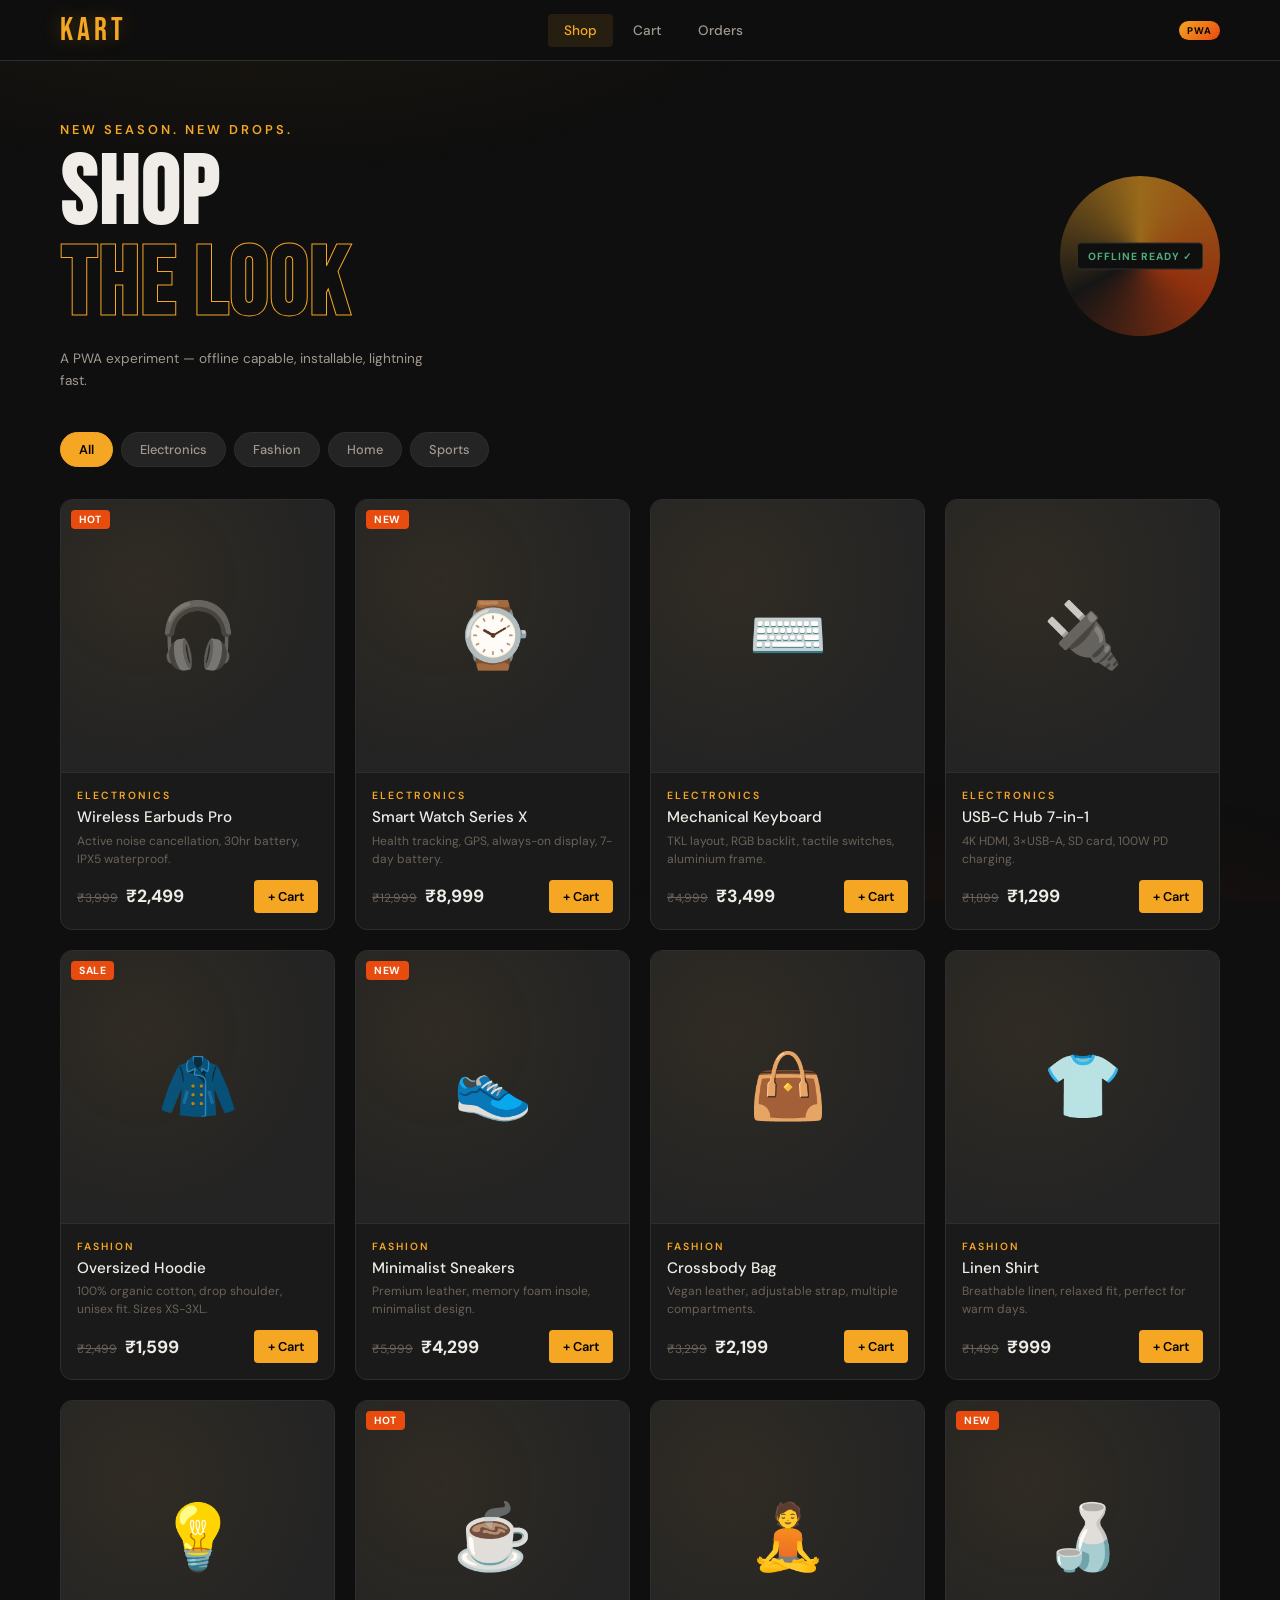
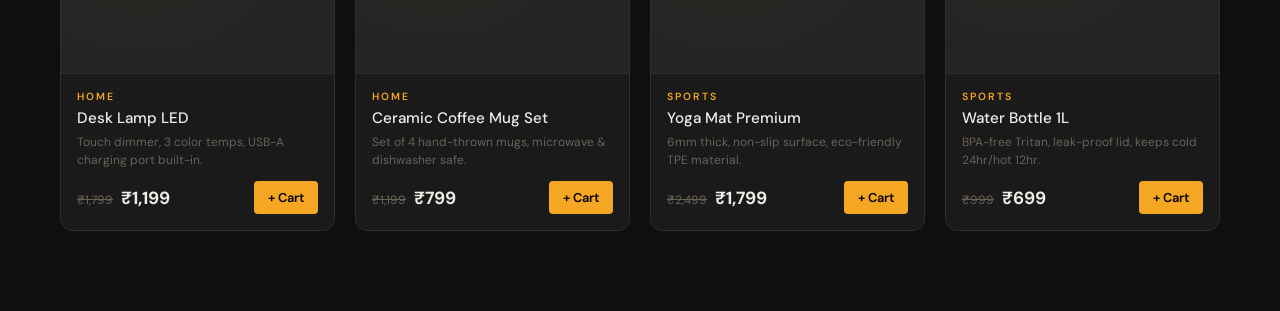
<file: exp8_pwa-ecommerce/index.html>
<!DOCTYPE html>
<html lang="en">
<head>
  <meta charset="UTF-8" />
  <meta name="viewport" content="width=device-width, initial-scale=1.0" />
  <meta name="theme-color" content="#0f0f0f" />
  <meta name="description" content="KART — A blazing-fast Mini E-Commerce PWA" />
  <meta name="apple-mobile-web-app-capable" content="yes" />
  <meta name="apple-mobile-web-app-status-bar-style" content="black-translucent" />
  <meta name="apple-mobile-web-app-title" content="KART" />
  <link rel="manifest" href="manifest.json" />
  <link rel="apple-touch-icon" href="icons/icon-192.png" />
  <link rel="icon" href="icons/icon-192.png" />
  <link rel="preconnect" href="https://fonts.googleapis.com" />
  <link rel="preconnect" href="https://fonts.gstatic.com" crossorigin />
  <link href="https://fonts.googleapis.com/css2?family=Bebas+Neue&family=DM+Sans:ital,wght@0,300;0,400;0,500;0,600;1,300&display=swap" rel="stylesheet" />
  <title>KART — Mini E-Commerce PWA</title>
  <link rel="stylesheet" href="styles.css" />
</head>
<body>
  <!-- Install Banner -->
  <div id="install-banner" class="install-banner hidden">
    <div class="install-banner-inner">
      <span class="install-icon">📲</span>
      <div>
        <strong>Install KART</strong>
        <p>Add to home screen for the best experience</p>
      </div>
      <button id="install-btn" class="btn-install">Install</button>
      <button id="dismiss-install" class="btn-dismiss">✕</button>
    </div>
  </div>

  <!-- Offline Banner -->
  <div id="offline-banner" class="offline-banner hidden">
    <span>⚡ You're offline — browsing cached content</span>
  </div>

  <!-- Header -->
  <header class="header">
    <div class="header-inner">
      <div class="logo">KART</div>
      <nav class="nav-tabs">
        <button class="nav-tab active" data-view="shop">Shop</button>
        <button class="nav-tab" data-view="cart">Cart <span id="cart-badge" class="badge hidden">0</span></button>
        <button class="nav-tab" data-view="orders">Orders</button>
      </nav>
      <div class="header-right">
        <span id="pwa-status" class="pwa-badge">PWA</span>
      </div>
    </div>
  </header>

  <!-- Main Content -->
  <main class="main">

    <!-- SHOP VIEW -->
    <section id="view-shop" class="view active">
      <div class="hero">
        <div class="hero-text">
          <p class="hero-sub">New Season. New Drops.</p>
          <h1 class="hero-title">SHOP<br/><em>THE LOOK</em></h1>
          <p class="hero-desc">A PWA experiment — offline capable, installable, lightning fast.</p>
        </div>
        <div class="hero-art">
          <div class="art-circle"></div>
          <div class="art-tag">OFFLINE READY ✓</div>
        </div>
      </div>

      <!-- Filters -->
      <div class="filter-bar">
        <button class="filter-btn active" data-cat="all">All</button>
        <button class="filter-btn" data-cat="electronics">Electronics</button>
        <button class="filter-btn" data-cat="fashion">Fashion</button>
        <button class="filter-btn" data-cat="home">Home</button>
        <button class="filter-btn" data-cat="sports">Sports</button>
      </div>

      <!-- Products Grid -->
      <div class="products-grid" id="products-grid"></div>
    </section>

    <!-- CART VIEW -->
    <section id="view-cart" class="view">
      <div class="view-header">
        <h2 class="view-title">Your Cart</h2>
        <button id="clear-cart" class="btn-ghost">Clear All</button>
      </div>
      <div id="cart-items" class="cart-list"></div>
      <div id="cart-empty" class="empty-state hidden">
        <div class="empty-icon">🛒</div>
        <h3>Your cart is empty</h3>
        <p>Add some products to get started</p>
        <button class="btn-primary" data-nav="shop">Browse Products</button>
      </div>
      <div id="cart-summary" class="cart-summary hidden">
        <div class="summary-row"><span>Subtotal</span><span id="subtotal">₹0</span></div>
        <div class="summary-row"><span>Delivery</span><span class="free-tag">FREE</span></div>
        <div class="summary-row total"><span>Total</span><span id="total">₹0</span></div>
        <button class="btn-primary btn-full" id="checkout-btn">Checkout</button>
      </div>
    </section>

    <!-- ORDERS VIEW -->
    <section id="view-orders" class="view">
      <div class="view-header">
        <h2 class="view-title">Orders</h2>
      </div>
      <div id="orders-list" class="orders-list"></div>
      <div id="orders-empty" class="empty-state hidden">
        <div class="empty-icon">📦</div>
        <h3>No orders yet</h3>
        <p>Your order history will appear here</p>
        <button class="btn-primary" data-nav="shop">Start Shopping</button>
      </div>
    </section>

  </main>

  <!-- Toast Notification -->
  <div id="toast" class="toast hidden"></div>

  <!-- Checkout Modal -->
  <div id="checkout-modal" class="modal-overlay hidden">
    <div class="modal">
      <button class="modal-close" id="close-modal">✕</button>
      <div class="modal-icon">🎉</div>
      <h2>Order Placed!</h2>
      <p>Your order has been confirmed and will be delivered within 3-5 business days.</p>
      <p id="order-id-display" class="order-id"></p>
      <button class="btn-primary" id="continue-shopping">Continue Shopping</button>
    </div>
  </div>

  <!-- Product Quick View Modal -->
  <div id="product-modal" class="modal-overlay hidden">
    <div class="modal modal-product">
      <button class="modal-close" id="close-product-modal">✕</button>
      <div id="product-modal-content"></div>
    </div>
  </div>

  <script src="app.js"></script>
</body>
</html>
</file>
<file: exp8_pwa-ecommerce/styles.css>
/* =============================================
   KART — Mini E-Commerce PWA
   Design: Industrial Brutalist with warm accents
   ============================================= */

:root {
  --bg: #0f0f0f;
  --bg2: #1a1a1a;
  --bg3: #242424;
  --border: #2e2e2e;
  --accent: #f5a623;
  --accent2: #e8480e;
  --text: #f0ede8;
  --text2: #a0998e;
  --text3: #6a6258;
  --white: #ffffff;
  --success: #4caf7d;
  --danger: #e84848;
  --radius: 4px;
  --radius-lg: 12px;
  --shadow: 0 4px 24px rgba(0,0,0,0.4);
  --transition: 0.2s cubic-bezier(0.4, 0, 0.2, 1);
}

*, *::before, *::after { box-sizing: border-box; margin: 0; padding: 0; }

html { scroll-behavior: smooth; }

body {
  font-family: 'DM Sans', sans-serif;
  background: var(--bg);
  color: var(--text);
  min-height: 100vh;
  overflow-x: hidden;
  position: relative;
}

body::before {
  content: '';
  position: fixed;
  top: 0; left: 0; right: 0; bottom: 0;
  background:
    radial-gradient(ellipse 80% 50% at 20% -10%, rgba(245,166,35,0.08) 0%, transparent 60%),
    radial-gradient(ellipse 60% 40% at 80% 110%, rgba(232,72,14,0.06) 0%, transparent 60%);
  pointer-events: none;
  z-index: 0;
}

/* ====== TYPOGRAPHY ====== */
h1, h2, h3 { line-height: 1.1; }
.logo {
  font-family: 'Bebas Neue', sans-serif;
  font-size: 2rem;
  letter-spacing: 4px;
  color: var(--accent);
  text-shadow: 0 0 20px rgba(245,166,35,0.3);
}

/* ====== INSTALL BANNER ====== */
.install-banner {
  position: fixed;
  bottom: 20px;
  left: 50%;
  transform: translateX(-50%);
  z-index: 1000;
  width: calc(100% - 32px);
  max-width: 480px;
}
.install-banner-inner {
  background: var(--bg2);
  border: 1px solid var(--accent);
  border-radius: var(--radius-lg);
  padding: 14px 16px;
  display: flex;
  align-items: center;
  gap: 12px;
  box-shadow: var(--shadow), 0 0 0 1px rgba(245,166,35,0.2);
  animation: slideUp 0.4s ease;
}
.install-icon { font-size: 1.5rem; flex-shrink: 0; }
.install-banner-inner div { flex: 1; }
.install-banner-inner strong { font-size: 0.9rem; color: var(--text); }
.install-banner-inner p { font-size: 0.75rem; color: var(--text2); margin-top: 2px; }
.btn-install {
  background: var(--accent);
  color: #000;
  border: none;
  padding: 8px 16px;
  border-radius: var(--radius);
  font-family: 'DM Sans', sans-serif;
  font-weight: 600;
  font-size: 0.8rem;
  cursor: pointer;
  white-space: nowrap;
  transition: var(--transition);
}
.btn-install:hover { background: #f0b840; }
.btn-dismiss {
  background: none;
  border: none;
  color: var(--text3);
  cursor: pointer;
  font-size: 1rem;
  padding: 4px;
  transition: var(--transition);
}
.btn-dismiss:hover { color: var(--text); }

/* ====== OFFLINE BANNER ====== */
.offline-banner {
  background: var(--accent2);
  color: white;
  text-align: center;
  padding: 8px 16px;
  font-size: 0.8rem;
  font-weight: 500;
  position: sticky;
  top: 0;
  z-index: 999;
}

/* ====== HEADER ====== */
.header {
  position: sticky;
  top: 0;
  z-index: 100;
  background: rgba(15,15,15,0.92);
  backdrop-filter: blur(20px);
  -webkit-backdrop-filter: blur(20px);
  border-bottom: 1px solid var(--border);
}
.header-inner {
  max-width: 1200px;
  margin: 0 auto;
  padding: 0 20px;
  height: 60px;
  display: flex;
  align-items: center;
  gap: 24px;
}
.nav-tabs {
  display: flex;
  gap: 4px;
  flex: 1;
  justify-content: center;
}
.nav-tab {
  background: none;
  border: none;
  color: var(--text2);
  font-family: 'DM Sans', sans-serif;
  font-size: 0.85rem;
  font-weight: 500;
  padding: 8px 16px;
  cursor: pointer;
  border-radius: var(--radius);
  transition: var(--transition);
  position: relative;
  display: flex;
  align-items: center;
  gap: 6px;
}
.nav-tab:hover { color: var(--text); background: var(--bg3); }
.nav-tab.active { color: var(--accent); background: rgba(245,166,35,0.1); }
.badge {
  background: var(--accent2);
  color: white;
  font-size: 0.65rem;
  font-weight: 700;
  padding: 1px 6px;
  border-radius: 99px;
  min-width: 18px;
  text-align: center;
}
.header-right { display: flex; align-items: center; }
.pwa-badge {
  background: linear-gradient(135deg, var(--accent), var(--accent2));
  color: #000;
  font-size: 0.6rem;
  font-weight: 700;
  padding: 3px 8px;
  border-radius: 99px;
  letter-spacing: 1px;
}

/* ====== MAIN ====== */
.main {
  max-width: 1200px;
  margin: 0 auto;
  padding: 0 20px 80px;
  position: relative;
  z-index: 1;
}

/* ====== VIEWS ====== */
.view { display: none; animation: fadeIn 0.3s ease; }
.view.active { display: block; }

/* ====== HERO ====== */
.hero {
  padding: 60px 0 40px;
  display: grid;
  grid-template-columns: 1fr auto;
  gap: 40px;
  align-items: center;
}
.hero-sub {
  color: var(--accent);
  font-size: 0.8rem;
  font-weight: 600;
  letter-spacing: 3px;
  text-transform: uppercase;
  margin-bottom: 12px;
}
.hero-title {
  font-family: 'Bebas Neue', sans-serif;
  font-size: clamp(3.5rem, 8vw, 6rem);
  line-height: 0.95;
  color: var(--text);
  letter-spacing: 2px;
}
.hero-title em {
  font-style: normal;
  color: var(--accent);
  -webkit-text-stroke: 1px var(--accent);
  color: transparent;
}
.hero-desc {
  color: var(--text2);
  font-size: 0.85rem;
  margin-top: 16px;
  max-width: 380px;
  line-height: 1.6;
}
.hero-art {
  position: relative;
  width: 160px;
  height: 160px;
  flex-shrink: 0;
}
.art-circle {
  width: 160px;
  height: 160px;
  border-radius: 50%;
  background: conic-gradient(from 0deg, var(--accent), var(--accent2), var(--bg2), var(--accent));
  animation: spin 8s linear infinite;
  opacity: 0.6;
}
.art-tag {
  position: absolute;
  top: 50%;
  left: 50%;
  transform: translate(-50%, -50%);
  background: var(--bg);
  border: 1px solid var(--border);
  color: var(--success);
  font-size: 0.65rem;
  font-weight: 700;
  letter-spacing: 1px;
  padding: 6px 10px;
  border-radius: var(--radius);
  white-space: nowrap;
}

/* ====== FILTER BAR ====== */
.filter-bar {
  display: flex;
  gap: 8px;
  margin-bottom: 32px;
  flex-wrap: wrap;
}
.filter-btn {
  background: var(--bg3);
  border: 1px solid var(--border);
  color: var(--text2);
  font-family: 'DM Sans', sans-serif;
  font-size: 0.8rem;
  font-weight: 500;
  padding: 8px 18px;
  border-radius: 99px;
  cursor: pointer;
  transition: var(--transition);
}
.filter-btn:hover { border-color: var(--accent); color: var(--text); }
.filter-btn.active {
  background: var(--accent);
  border-color: var(--accent);
  color: #000;
  font-weight: 600;
}

/* ====== PRODUCTS GRID ====== */
.products-grid {
  display: grid;
  grid-template-columns: repeat(auto-fill, minmax(240px, 1fr));
  gap: 20px;
}

.product-card {
  background: var(--bg2);
  border: 1px solid var(--border);
  border-radius: var(--radius-lg);
  overflow: hidden;
  cursor: pointer;
  transition: transform var(--transition), box-shadow var(--transition), border-color var(--transition);
  position: relative;
  animation: fadeInUp 0.4s ease both;
}
.product-card:hover {
  transform: translateY(-4px);
  border-color: rgba(245,166,35,0.3);
  box-shadow: 0 12px 40px rgba(0,0,0,0.5), 0 0 0 1px rgba(245,166,35,0.1);
}
.product-card-img {
  width: 100%;
  aspect-ratio: 1;
  display: flex;
  align-items: center;
  justify-content: center;
  font-size: 4rem;
  background: var(--bg3);
  border-bottom: 1px solid var(--border);
  padding: 24px;
  position: relative;
  overflow: hidden;
}
.product-card-img::after {
  content: '';
  position: absolute;
  inset: 0;
  background: radial-gradient(circle at 30% 30%, rgba(245,166,35,0.06), transparent 70%);
}
.product-badge {
  position: absolute;
  top: 10px;
  left: 10px;
  background: var(--accent2);
  color: white;
  font-size: 0.65rem;
  font-weight: 700;
  padding: 3px 8px;
  border-radius: 4px;
  letter-spacing: 0.5px;
  text-transform: uppercase;
}
.product-card-info { padding: 16px; }
.product-card-cat {
  font-size: 0.65rem;
  font-weight: 600;
  color: var(--accent);
  letter-spacing: 2px;
  text-transform: uppercase;
  margin-bottom: 6px;
}
.product-card-name {
  font-size: 0.95rem;
  font-weight: 500;
  color: var(--text);
  margin-bottom: 4px;
  line-height: 1.3;
}
.product-card-desc {
  font-size: 0.75rem;
  color: var(--text3);
  line-height: 1.5;
  margin-bottom: 12px;
}
.product-card-footer {
  display: flex;
  align-items: center;
  justify-content: space-between;
  gap: 8px;
}
.product-price {
  font-size: 1.1rem;
  font-weight: 700;
  color: var(--text);
}
.product-price .original {
  font-size: 0.75rem;
  color: var(--text3);
  text-decoration: line-through;
  font-weight: 400;
  margin-right: 4px;
}
.btn-add-cart {
  background: var(--accent);
  color: #000;
  border: none;
  padding: 8px 14px;
  border-radius: var(--radius);
  font-family: 'DM Sans', sans-serif;
  font-size: 0.8rem;
  font-weight: 600;
  cursor: pointer;
  transition: var(--transition);
  white-space: nowrap;
  display: flex;
  align-items: center;
  gap: 4px;
}
.btn-add-cart:hover { background: #f0b840; transform: scale(1.03); }
.btn-add-cart.in-cart {
  background: var(--bg3);
  color: var(--success);
  border: 1px solid var(--success);
}

/* ====== CART ====== */
.view-header {
  display: flex;
  align-items: center;
  justify-content: space-between;
  padding: 32px 0 24px;
}
.view-title {
  font-family: 'Bebas Neue', sans-serif;
  font-size: 2.5rem;
  letter-spacing: 2px;
  color: var(--text);
}
.btn-ghost {
  background: none;
  border: 1px solid var(--border);
  color: var(--text2);
  font-family: 'DM Sans', sans-serif;
  font-size: 0.8rem;
  padding: 8px 14px;
  border-radius: var(--radius);
  cursor: pointer;
  transition: var(--transition);
}
.btn-ghost:hover { border-color: var(--danger); color: var(--danger); }

.cart-list { display: flex; flex-direction: column; gap: 12px; }
.cart-item {
  background: var(--bg2);
  border: 1px solid var(--border);
  border-radius: var(--radius-lg);
  padding: 16px;
  display: flex;
  align-items: center;
  gap: 16px;
  animation: slideInRight 0.3s ease;
  transition: var(--transition);
}
.cart-item:hover { border-color: rgba(245,166,35,0.2); }
.cart-item-emoji { font-size: 2.5rem; flex-shrink: 0; width: 56px; text-align: center; }
.cart-item-info { flex: 1; min-width: 0; }
.cart-item-name { font-size: 0.9rem; font-weight: 500; color: var(--text); margin-bottom: 4px; }
.cart-item-price { font-size: 0.85rem; color: var(--accent); font-weight: 600; }
.cart-item-controls { display: flex; align-items: center; gap: 8px; flex-shrink: 0; }
.qty-btn {
  background: var(--bg3);
  border: 1px solid var(--border);
  color: var(--text);
  width: 28px;
  height: 28px;
  border-radius: 4px;
  cursor: pointer;
  font-size: 1rem;
  display: flex;
  align-items: center;
  justify-content: center;
  transition: var(--transition);
}
.qty-btn:hover { border-color: var(--accent); color: var(--accent); }
.qty-val { font-size: 0.9rem; font-weight: 600; min-width: 24px; text-align: center; }
.remove-item {
  background: none;
  border: none;
  color: var(--text3);
  cursor: pointer;
  font-size: 1rem;
  padding: 4px;
  transition: var(--transition);
  margin-left: 4px;
}
.remove-item:hover { color: var(--danger); }

.cart-summary {
  background: var(--bg2);
  border: 1px solid var(--border);
  border-radius: var(--radius-lg);
  padding: 24px;
  margin-top: 24px;
}
.summary-row {
  display: flex;
  justify-content: space-between;
  padding: 10px 0;
  font-size: 0.9rem;
  color: var(--text2);
  border-bottom: 1px solid var(--border);
}
.summary-row:last-of-type { border-bottom: none; }
.summary-row.total {
  font-size: 1.1rem;
  font-weight: 700;
  color: var(--text);
  padding-top: 16px;
}
.free-tag { color: var(--success); font-weight: 600; }

/* ====== ORDERS ====== */
.orders-list { display: flex; flex-direction: column; gap: 16px; }
.order-card {
  background: var(--bg2);
  border: 1px solid var(--border);
  border-radius: var(--radius-lg);
  padding: 20px;
  animation: fadeInUp 0.3s ease;
}
.order-header {
  display: flex;
  justify-content: space-between;
  align-items: flex-start;
  margin-bottom: 12px;
}
.order-id { font-size: 0.75rem; color: var(--text3); font-family: monospace; }
.order-status {
  font-size: 0.7rem;
  font-weight: 700;
  padding: 4px 10px;
  border-radius: 99px;
  background: rgba(76,175,125,0.15);
  color: var(--success);
  border: 1px solid rgba(76,175,125,0.3);
  letter-spacing: 0.5px;
}
.order-items { font-size: 0.85rem; color: var(--text2); line-height: 1.8; }
.order-total { font-size: 1rem; font-weight: 700; color: var(--accent); margin-top: 12px; }

/* ====== BUTTONS ====== */
.btn-primary {
  background: var(--accent);
  color: #000;
  border: none;
  padding: 12px 28px;
  border-radius: var(--radius);
  font-family: 'DM Sans', sans-serif;
  font-size: 0.9rem;
  font-weight: 700;
  cursor: pointer;
  transition: var(--transition);
  letter-spacing: 0.5px;
}
.btn-primary:hover { background: #f0b840; transform: translateY(-1px); box-shadow: 0 4px 16px rgba(245,166,35,0.3); }
.btn-full { width: 100%; margin-top: 16px; padding: 14px; font-size: 1rem; }

/* ====== EMPTY STATES ====== */
.empty-state {
  text-align: center;
  padding: 80px 20px;
}
.empty-icon { font-size: 4rem; margin-bottom: 16px; }
.empty-state h3 { font-size: 1.3rem; color: var(--text); margin-bottom: 8px; }
.empty-state p { font-size: 0.85rem; color: var(--text2); margin-bottom: 24px; }

/* ====== TOAST ====== */
.toast {
  position: fixed;
  bottom: 32px;
  left: 50%;
  transform: translateX(-50%) translateY(20px);
  background: var(--bg2);
  border: 1px solid var(--border);
  color: var(--text);
  padding: 12px 24px;
  border-radius: 99px;
  font-size: 0.85rem;
  font-weight: 500;
  z-index: 2000;
  opacity: 0;
  transition: all 0.3s ease;
  white-space: nowrap;
  box-shadow: var(--shadow);
  pointer-events: none;
}
.toast.show {
  opacity: 1;
  transform: translateX(-50%) translateY(0);
}
.toast.success { border-color: var(--success); color: var(--success); }
.toast.error { border-color: var(--danger); color: var(--danger); }

/* ====== MODAL ====== */
.modal-overlay {
  position: fixed;
  inset: 0;
  background: rgba(0,0,0,0.7);
  backdrop-filter: blur(8px);
  z-index: 500;
  display: flex;
  align-items: center;
  justify-content: center;
  padding: 20px;
  animation: fadeIn 0.2s ease;
}
.modal {
  background: var(--bg2);
  border: 1px solid var(--border);
  border-radius: 20px;
  padding: 40px;
  max-width: 400px;
  width: 100%;
  text-align: center;
  position: relative;
  animation: scaleIn 0.3s cubic-bezier(0.34, 1.56, 0.64, 1);
}
.modal-close {
  position: absolute;
  top: 16px;
  right: 16px;
  background: var(--bg3);
  border: 1px solid var(--border);
  color: var(--text2);
  width: 32px;
  height: 32px;
  border-radius: 50%;
  cursor: pointer;
  font-size: 0.85rem;
  transition: var(--transition);
  display: flex;
  align-items: center;
  justify-content: center;
}
.modal-close:hover { color: var(--text); background: var(--border); }
.modal-icon { font-size: 3rem; margin-bottom: 16px; }
.modal h2 { font-family: 'Bebas Neue', sans-serif; font-size: 2rem; letter-spacing: 2px; margin-bottom: 12px; color: var(--text); }
.modal p { font-size: 0.85rem; color: var(--text2); line-height: 1.6; margin-bottom: 8px; }
.order-id { font-family: monospace; font-size: 0.8rem; color: var(--accent); background: rgba(245,166,35,0.1); padding: 8px 16px; border-radius: var(--radius); display: inline-block; margin: 8px 0 20px; }
.modal-product { max-width: 520px; text-align: left; padding: 32px; }
.product-detail-img { font-size: 6rem; text-align: center; background: var(--bg3); border-radius: var(--radius-lg); padding: 32px; margin-bottom: 20px; }
.product-detail-cat { font-size: 0.7rem; font-weight: 600; color: var(--accent); letter-spacing: 2px; text-transform: uppercase; margin-bottom: 8px; }
.product-detail-name { font-size: 1.5rem; font-weight: 600; color: var(--text); margin-bottom: 8px; }
.product-detail-desc { font-size: 0.85rem; color: var(--text2); line-height: 1.7; margin-bottom: 20px; }
.product-detail-price { font-size: 1.8rem; font-weight: 700; color: var(--text); margin-bottom: 20px; }
.product-rating { color: var(--accent); font-size: 0.85rem; margin-bottom: 16px; }

/* ====== ANIMATIONS ====== */
@keyframes fadeIn { from { opacity: 0; } to { opacity: 1; } }
@keyframes fadeInUp { from { opacity: 0; transform: translateY(16px); } to { opacity: 1; transform: translateY(0); } }
@keyframes slideInRight { from { opacity: 0; transform: translateX(16px); } to { opacity: 1; transform: translateX(0); } }
@keyframes slideUp { from { opacity: 0; transform: translateX(-50%) translateY(20px); } to { opacity: 1; transform: translateX(-50%) translateY(0); } }
@keyframes scaleIn { from { opacity: 0; transform: scale(0.9); } to { opacity: 1; transform: scale(1); } }
@keyframes spin { from { transform: rotate(0deg); } to { transform: rotate(360deg); } }
@keyframes pulse { 0%, 100% { opacity: 1; } 50% { opacity: 0.5; } }

/* ====== HIDDEN UTILITY ====== */
.hidden { display: none !important; }

/* ====== RESPONSIVE ====== */
@media (max-width: 768px) {
  .header-inner { padding: 0 16px; gap: 12px; }
  .logo { font-size: 1.5rem; }
  .nav-tab { padding: 8px 10px; font-size: 0.78rem; }
  .hero { grid-template-columns: 1fr; gap: 24px; padding: 40px 0 24px; }
  .hero-art { display: none; }
  .products-grid { grid-template-columns: repeat(auto-fill, minmax(160px, 1fr)); gap: 12px; }
  .product-card-img { font-size: 3rem; }
  .main { padding: 0 16px 60px; }
  .filter-bar { gap: 6px; }
  .filter-btn { padding: 6px 14px; font-size: 0.75rem; }
  .view-title { font-size: 2rem; }
  .cart-item { padding: 12px; gap: 12px; }
  .modal { padding: 28px 20px; }
  .install-banner { bottom: 12px; }
}

@media (max-width: 400px) {
  .products-grid { grid-template-columns: 1fr 1fr; gap: 10px; }
  .product-card-info { padding: 12px; }
  .product-card-name { font-size: 0.82rem; }
  .product-price { font-size: 0.95rem; }
  .btn-add-cart { padding: 6px 10px; font-size: 0.72rem; }
  .product-card-desc { display: none; }
}

/* ====== PWA LOADING SCREEN ====== */
#splash {
  position: fixed;
  inset: 0;
  background: var(--bg);
  z-index: 9999;
  display: flex;
  flex-direction: column;
  align-items: center;
  justify-content: center;
  gap: 16px;
  animation: fadeOut 0.5s ease 1.2s forwards;
}
#splash .splash-logo {
  font-family: 'Bebas Neue', sans-serif;
  font-size: 5rem;
  color: var(--accent);
  letter-spacing: 8px;
  animation: pulse 0.8s ease infinite;
}
#splash .splash-sub { font-size: 0.75rem; color: var(--text3); letter-spacing: 3px; text-transform: uppercase; }
@keyframes fadeOut { to { opacity: 0; pointer-events: none; } }

/* Scrollbar */
::-webkit-scrollbar { width: 4px; }
::-webkit-scrollbar-track { background: var(--bg); }
::-webkit-scrollbar-thumb { background: var(--border); border-radius: 2px; }
::-webkit-scrollbar-thumb:hover { background: var(--text3); }
</file>
